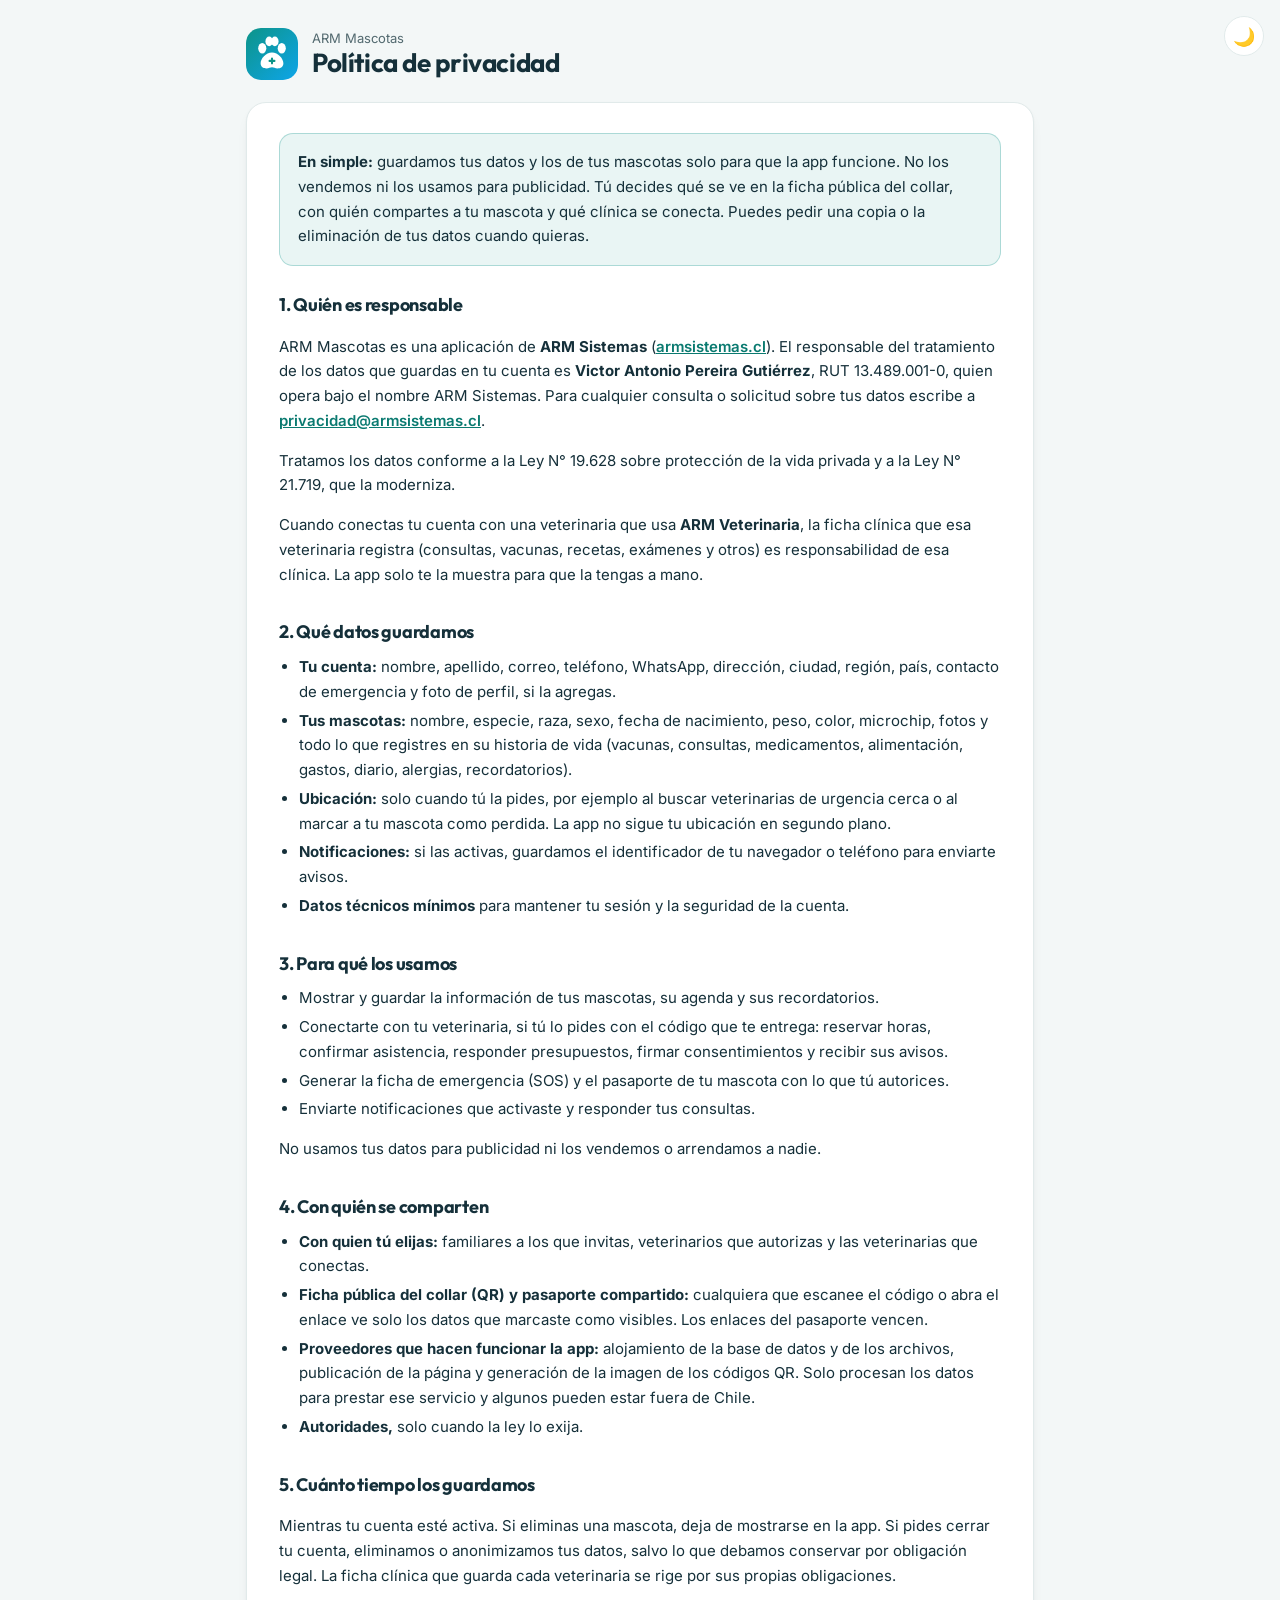
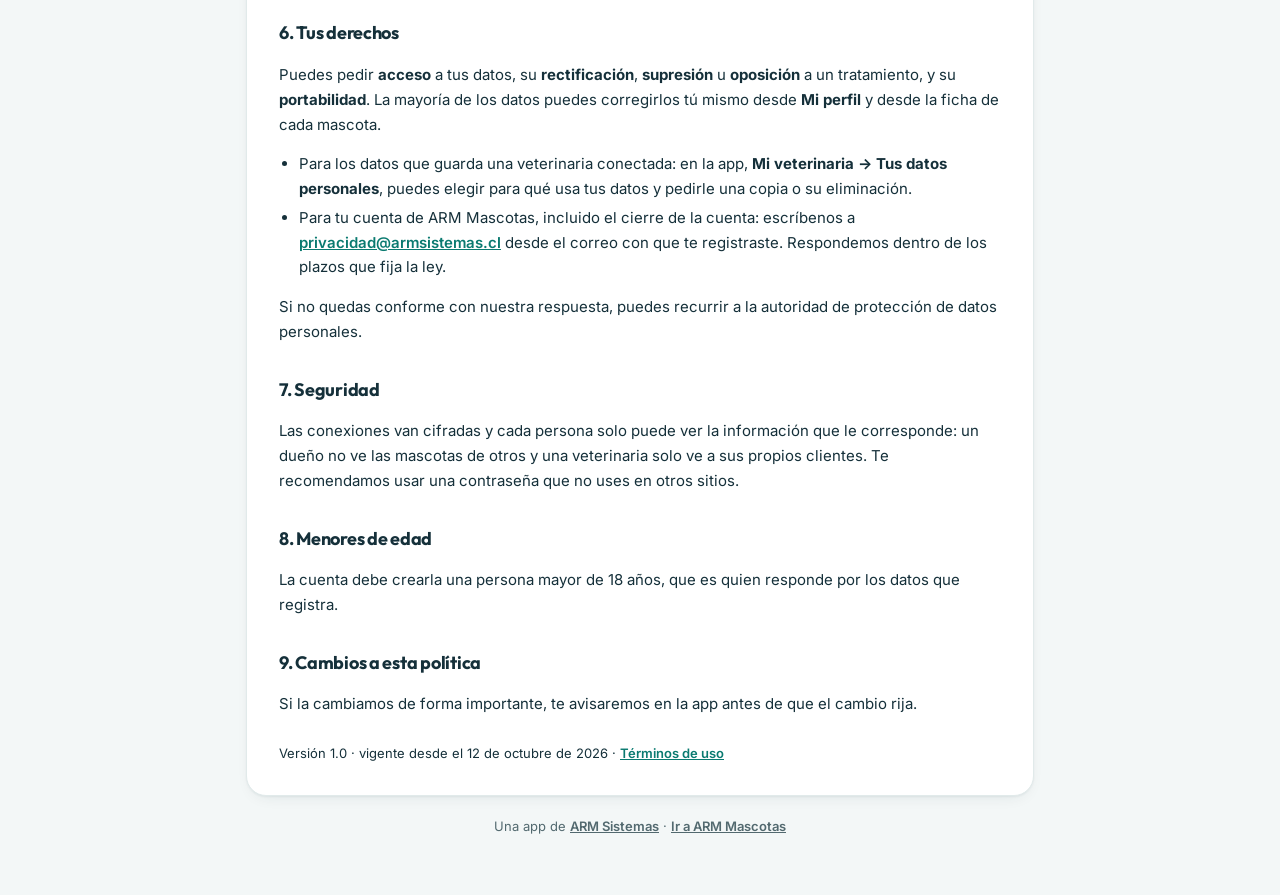
<file: privacidad.html>
<!DOCTYPE html>
<html lang="es">
<head>
    <meta charset="UTF-8">
    <meta name="viewport" content="width=device-width, initial-scale=1.0, viewport-fit=cover">
    <meta name="theme-color" content="#0d9488">
    <meta name="description" content="Política de privacidad de ARM Mascotas: qué datos guardamos, para qué, con quién se comparten y cómo ejercer tus derechos.">
    <title>Política de privacidad · ARM Mascotas</title>
    <link rel="icon" href="/icons/logo.svg" type="image/svg+xml">
    <link rel="preconnect" href="https://fonts.googleapis.com">
    <link rel="preconnect" href="https://fonts.gstatic.com" crossorigin>
    <link href="https://fonts.googleapis.com/css2?family=Inter:wght@400;500;600;700&family=Outfit:wght@500;600;700;800&display=swap" rel="stylesheet">
    <link rel="stylesheet" href="/login.css">
    <link rel="stylesheet" href="/legal.css">
</head>
<body>
    <button id="btnTema" class="btn-tema" type="button" aria-label="Cambiar tema" title="Cambiar tema">🌙</button>

    <main class="legal-wrap">
        <header class="legal-cabecera">
            <img src="/icons/logo.svg" alt="">
            <div>
                <p>ARM Mascotas</p>
                <h1>Política de privacidad</h1>
            </div>
        </header>

        <article class="legal-card">
            <div class="legal-resumen">
                <p><b>En simple:</b> guardamos tus datos y los de tus mascotas solo para que la app funcione. No los vendemos ni los usamos
                para publicidad. Tú decides qué se ve en la ficha pública del collar, con quién compartes a tu mascota y qué clínica se conecta.
                Puedes pedir una copia o la eliminación de tus datos cuando quieras.</p>
            </div>

            <h2>1. Quién es responsable</h2>
            <p>ARM Mascotas es una aplicación de <b>ARM Sistemas</b> (<a href="https://armsistemas.cl" rel="noopener">armsistemas.cl</a>).
            El responsable del tratamiento de los datos que guardas en tu cuenta es <b>Victor Antonio Pereira Gutiérrez</b>, RUT 13.489.001-0,
            quien opera bajo el nombre ARM Sistemas. Para cualquier consulta o solicitud sobre tus datos escribe a
            <a href="mailto:privacidad@armsistemas.cl">privacidad@armsistemas.cl</a>.</p>
            <p>Tratamos los datos conforme a la Ley N° 19.628 sobre protección de la vida privada y a la Ley N° 21.719, que la moderniza.</p>
            <p>Cuando conectas tu cuenta con una veterinaria que usa <b>ARM Veterinaria</b>, la ficha clínica que esa veterinaria registra (consultas,
            vacunas, recetas, exámenes y otros) es responsabilidad de esa clínica. La app solo te la muestra para que la tengas a mano.</p>

            <h2>2. Qué datos guardamos</h2>
            <ul>
                <li><b>Tu cuenta:</b> nombre, apellido, correo, teléfono, WhatsApp, dirección, ciudad, región, país, contacto de emergencia y foto de perfil, si la agregas.</li>
                <li><b>Tus mascotas:</b> nombre, especie, raza, sexo, fecha de nacimiento, peso, color, microchip, fotos y todo lo que registres en su historia de vida
                (vacunas, consultas, medicamentos, alimentación, gastos, diario, alergias, recordatorios).</li>
                <li><b>Ubicación:</b> solo cuando tú la pides, por ejemplo al buscar veterinarias de urgencia cerca o al marcar a tu mascota como perdida.
                La app no sigue tu ubicación en segundo plano.</li>
                <li><b>Notificaciones:</b> si las activas, guardamos el identificador de tu navegador o teléfono para enviarte avisos.</li>
                <li><b>Datos técnicos mínimos</b> para mantener tu sesión y la seguridad de la cuenta.</li>
            </ul>

            <h2>3. Para qué los usamos</h2>
            <ul>
                <li>Mostrar y guardar la información de tus mascotas, su agenda y sus recordatorios.</li>
                <li>Conectarte con tu veterinaria, si tú lo pides con el código que te entrega: reservar horas, confirmar asistencia, responder presupuestos,
                firmar consentimientos y recibir sus avisos.</li>
                <li>Generar la ficha de emergencia (SOS) y el pasaporte de tu mascota con lo que tú autorices.</li>
                <li>Enviarte notificaciones que activaste y responder tus consultas.</li>
            </ul>
            <p>No usamos tus datos para publicidad ni los vendemos o arrendamos a nadie.</p>

            <h2>4. Con quién se comparten</h2>
            <ul>
                <li><b>Con quien tú elijas:</b> familiares a los que invitas, veterinarios que autorizas y las veterinarias que conectas.</li>
                <li><b>Ficha pública del collar (QR) y pasaporte compartido:</b> cualquiera que escanee el código o abra el enlace ve solo los datos que marcaste
                como visibles. Los enlaces del pasaporte vencen.</li>
                <li><b>Proveedores que hacen funcionar la app:</b> alojamiento de la base de datos y de los archivos, publicación de la página y generación de la imagen
                de los códigos QR. Solo procesan los datos para prestar ese servicio y algunos pueden estar fuera de Chile.</li>
                <li><b>Autoridades,</b> solo cuando la ley lo exija.</li>
            </ul>

            <h2>5. Cuánto tiempo los guardamos</h2>
            <p>Mientras tu cuenta esté activa. Si eliminas una mascota, deja de mostrarse en la app. Si pides cerrar tu cuenta, eliminamos o anonimizamos tus datos,
            salvo lo que debamos conservar por obligación legal. La ficha clínica que guarda cada veterinaria se rige por sus propias obligaciones.</p>

            <h2>6. Tus derechos</h2>
            <p>Puedes pedir <b>acceso</b> a tus datos, su <b>rectificación</b>, <b>supresión</b> u <b>oposición</b> a un tratamiento, y su <b>portabilidad</b>.
            La mayoría de los datos puedes corregirlos tú mismo desde <b>Mi perfil</b> y desde la ficha de cada mascota.</p>
            <ul>
                <li>Para los datos que guarda una veterinaria conectada: en la app, <b>Mi veterinaria → Tus datos personales</b>, puedes elegir para qué usa tus datos
                y pedirle una copia o su eliminación.</li>
                <li>Para tu cuenta de ARM Mascotas, incluido el cierre de la cuenta: escríbenos a <a href="mailto:privacidad@armsistemas.cl">privacidad@armsistemas.cl</a>
                desde el correo con que te registraste. Respondemos dentro de los plazos que fija la ley.</li>
            </ul>
            <p>Si no quedas conforme con nuestra respuesta, puedes recurrir a la autoridad de protección de datos personales.</p>

            <h2>7. Seguridad</h2>
            <p>Las conexiones van cifradas y cada persona solo puede ver la información que le corresponde: un dueño no ve las mascotas de otros y una veterinaria
            solo ve a sus propios clientes. Te recomendamos usar una contraseña que no uses en otros sitios.</p>

            <h2>8. Menores de edad</h2>
            <p>La cuenta debe crearla una persona mayor de 18 años, que es quien responde por los datos que registra.</p>

            <h2>9. Cambios a esta política</h2>
            <p>Si la cambiamos de forma importante, te avisaremos en la app antes de que el cambio rija.</p>

            <p class="legal-version">Versión 1.0 · vigente desde el 12 de octubre de 2026 · <a href="/terminos.html">Términos de uso</a></p>
        </article>

        <p class="legal-pie">Una app de <a href="https://armsistemas.cl" rel="noopener">ARM Sistemas</a> · <a href="/index.html">Ir a ARM Mascotas</a></p>
    </main>

    <script src="/utils.js"></script>
    <script>Utils.inicializarTema(document.getElementById('btnTema'));</script>
</body>
</html>
</file>
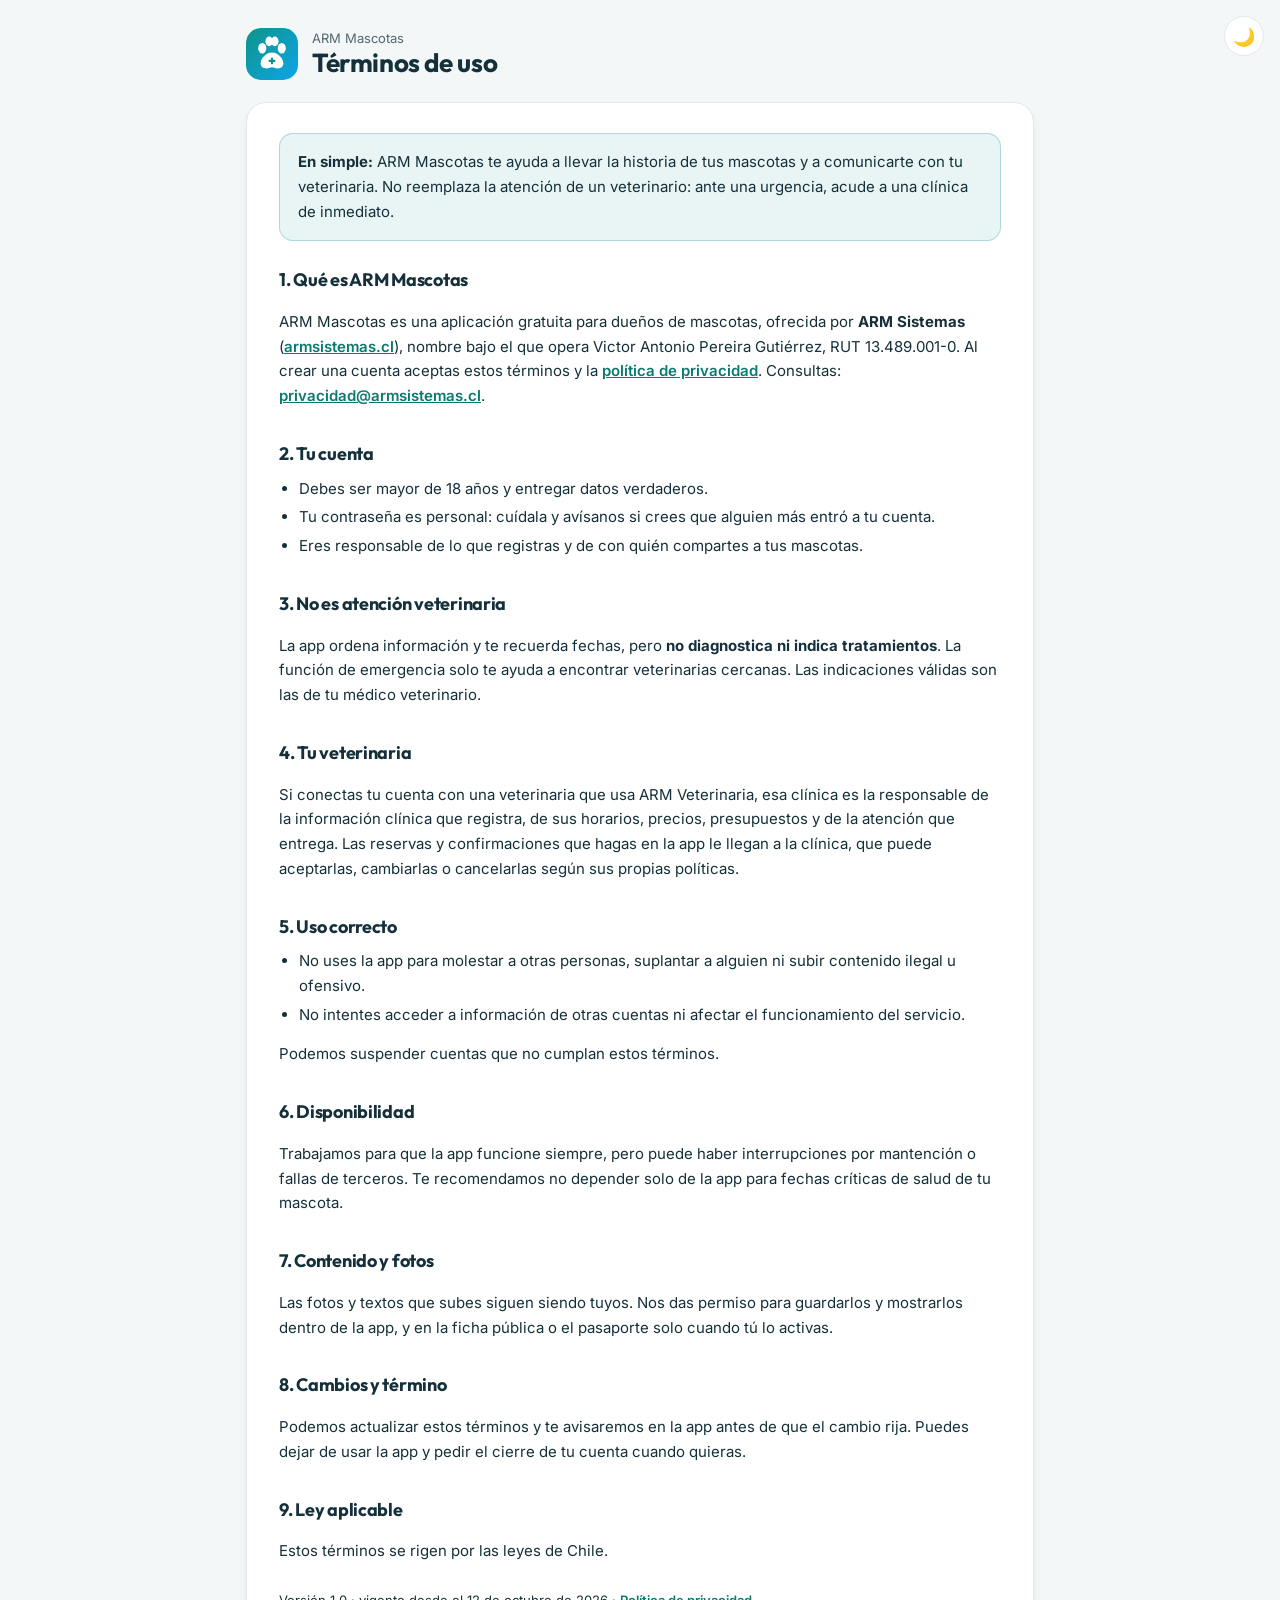
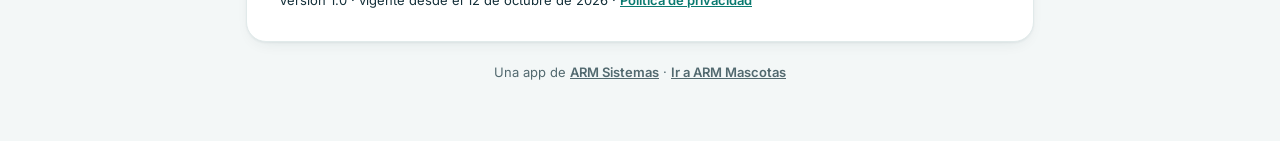
<file: terminos.html>
<!DOCTYPE html>
<html lang="es">
<head>
    <meta charset="UTF-8">
    <meta name="viewport" content="width=device-width, initial-scale=1.0, viewport-fit=cover">
    <meta name="theme-color" content="#0d9488">
    <meta name="description" content="Términos de uso de ARM Mascotas.">
    <title>Términos de uso · ARM Mascotas</title>
    <link rel="icon" href="/icons/logo.svg" type="image/svg+xml">
    <link rel="preconnect" href="https://fonts.googleapis.com">
    <link rel="preconnect" href="https://fonts.gstatic.com" crossorigin>
    <link href="https://fonts.googleapis.com/css2?family=Inter:wght@400;500;600;700&family=Outfit:wght@500;600;700;800&display=swap" rel="stylesheet">
    <link rel="stylesheet" href="/login.css">
    <link rel="stylesheet" href="/legal.css">
</head>
<body>
    <button id="btnTema" class="btn-tema" type="button" aria-label="Cambiar tema" title="Cambiar tema">🌙</button>

    <main class="legal-wrap">
        <header class="legal-cabecera">
            <img src="/icons/logo.svg" alt="">
            <div>
                <p>ARM Mascotas</p>
                <h1>Términos de uso</h1>
            </div>
        </header>

        <article class="legal-card">
            <div class="legal-resumen">
                <p><b>En simple:</b> ARM Mascotas te ayuda a llevar la historia de tus mascotas y a comunicarte con tu veterinaria.
                No reemplaza la atención de un veterinario: ante una urgencia, acude a una clínica de inmediato.</p>
            </div>

            <h2>1. Qué es ARM Mascotas</h2>
            <p>ARM Mascotas es una aplicación gratuita para dueños de mascotas, ofrecida por <b>ARM Sistemas</b>
            (<a href="https://armsistemas.cl" rel="noopener">armsistemas.cl</a>), nombre bajo el que opera Victor Antonio Pereira Gutiérrez,
            RUT 13.489.001-0. Al crear una cuenta aceptas estos términos y la <a href="/privacidad.html">política de privacidad</a>.
            Consultas: <a href="mailto:privacidad@armsistemas.cl">privacidad@armsistemas.cl</a>.</p>

            <h2>2. Tu cuenta</h2>
            <ul>
                <li>Debes ser mayor de 18 años y entregar datos verdaderos.</li>
                <li>Tu contraseña es personal: cuídala y avísanos si crees que alguien más entró a tu cuenta.</li>
                <li>Eres responsable de lo que registras y de con quién compartes a tus mascotas.</li>
            </ul>

            <h2>3. No es atención veterinaria</h2>
            <p>La app ordena información y te recuerda fechas, pero <b>no diagnostica ni indica tratamientos</b>. La función de emergencia solo te ayuda a encontrar
            veterinarias cercanas. Las indicaciones válidas son las de tu médico veterinario.</p>

            <h2>4. Tu veterinaria</h2>
            <p>Si conectas tu cuenta con una veterinaria que usa ARM Veterinaria, esa clínica es la responsable de la información clínica que registra, de sus horarios,
            precios, presupuestos y de la atención que entrega. Las reservas y confirmaciones que hagas en la app le llegan a la clínica, que puede aceptarlas,
            cambiarlas o cancelarlas según sus propias políticas.</p>

            <h2>5. Uso correcto</h2>
            <ul>
                <li>No uses la app para molestar a otras personas, suplantar a alguien ni subir contenido ilegal u ofensivo.</li>
                <li>No intentes acceder a información de otras cuentas ni afectar el funcionamiento del servicio.</li>
            </ul>
            <p>Podemos suspender cuentas que no cumplan estos términos.</p>

            <h2>6. Disponibilidad</h2>
            <p>Trabajamos para que la app funcione siempre, pero puede haber interrupciones por mantención o fallas de terceros. Te recomendamos no depender
            solo de la app para fechas críticas de salud de tu mascota.</p>

            <h2>7. Contenido y fotos</h2>
            <p>Las fotos y textos que subes siguen siendo tuyos. Nos das permiso para guardarlos y mostrarlos dentro de la app, y en la ficha pública o el pasaporte
            solo cuando tú lo activas.</p>

            <h2>8. Cambios y término</h2>
            <p>Podemos actualizar estos términos y te avisaremos en la app antes de que el cambio rija. Puedes dejar de usar la app y pedir el cierre de tu cuenta cuando quieras.</p>

            <h2>9. Ley aplicable</h2>
            <p>Estos términos se rigen por las leyes de Chile.</p>

            <p class="legal-version">Versión 1.0 · vigente desde el 12 de octubre de 2026 · <a href="/privacidad.html">Política de privacidad</a></p>
        </article>

        <p class="legal-pie">Una app de <a href="https://armsistemas.cl" rel="noopener">ARM Sistemas</a> · <a href="/index.html">Ir a ARM Mascotas</a></p>
    </main>

    <script src="/utils.js"></script>
    <script>Utils.inicializarTema(document.getElementById('btnTema'));</script>
</body>
</html>
</file>
<file: login.css>
/* ================================================================
   LOGIN.CSS — Pantalla de acceso (también usada como base visual
   de registro.html vía registro.css, que reutiliza estas variables)
   ================================================================ */

:root {
    /* Marca: teal → celeste, igual que la landing de ARM Veterinaria.
       El coral queda para acentos puntuales (nunca para botones). */
    --color-primario: #0d9488;
    --color-primario-oscuro: #0a7a70;   /* botones y texto sobre fondo claro: contraste AA con blanco */
    --color-secundario: #0ea5e9;
    --color-acento: #f2734f;
    --color-fondo: #f3f7f7;
    --color-superficie: #ffffff;
    --color-texto: #15303a;
    --color-texto-suave: #52696f;
    --color-borde: #e1eaea;
    --color-error: #d64545;
    --color-exito: #16a34a;
    --degradado: linear-gradient(135deg, #0d9488 0%, #0ea5e9 100%);
    --sombra-card: 0 1px 2px rgba(21, 48, 58, 0.05), 0 18px 48px -18px rgba(21, 48, 58, 0.28);
    --sombra-sm: 0 1px 2px rgba(21, 48, 58, 0.05), 0 6px 18px -10px rgba(21, 48, 58, 0.16);
    --sombra-md: 0 1px 2px rgba(21, 48, 58, 0.06), 0 14px 32px -14px rgba(21, 48, 58, 0.24);
    --anillo-foco: 0 0 0 3px rgba(13, 148, 136, 0.22);
    --radio: 18px;
    --radio-sm: 12px;
    --font: "Inter", ui-sans-serif, system-ui, -apple-system, "Segoe UI", Roboto, sans-serif;
    --font-display: "Outfit", "Inter", ui-sans-serif, system-ui, sans-serif;
    color-scheme: light;
}

:root[data-theme="dark"] {
    --color-fondo: #0b1a1f;
    --color-superficie: #12272e;
    --color-texto: #eaf3f4;
    --color-texto-suave: #9db3b9;
    --color-borde: #223d46;
    --color-primario-oscuro: #14a597;
    --sombra-card: 0 1px 2px rgba(0, 0, 0, 0.4), 0 18px 48px -18px rgba(0, 0, 0, 0.7);
    --sombra-sm: 0 1px 2px rgba(0, 0, 0, 0.35), 0 6px 18px -10px rgba(0, 0, 0, 0.6);
    --sombra-md: 0 1px 2px rgba(0, 0, 0, 0.4), 0 14px 32px -14px rgba(0, 0, 0, 0.65);
    --anillo-foco: 0 0 0 3px rgba(45, 212, 191, 0.28);
    color-scheme: dark;
}

@media (prefers-color-scheme: dark) {
    :root:not([data-theme="light"]) {
        --color-fondo: #0b1a1f;
        --color-superficie: #12272e;
        --color-texto: #eaf3f4;
        --color-texto-suave: #9db3b9;
        --color-borde: #223d46;
        --color-primario-oscuro: #14a597;
        --sombra-card: 0 1px 2px rgba(0, 0, 0, 0.4), 0 18px 48px -18px rgba(0, 0, 0, 0.7);
        --sombra-sm: 0 1px 2px rgba(0, 0, 0, 0.35), 0 6px 18px -10px rgba(0, 0, 0, 0.6);
        --sombra-md: 0 1px 2px rgba(0, 0, 0, 0.4), 0 14px 32px -14px rgba(0, 0, 0, 0.65);
        --anillo-foco: 0 0 0 3px rgba(45, 212, 191, 0.28);
        color-scheme: dark;
    }
}

* { box-sizing: border-box; }

/* El atributo hidden debe ganar siempre, incluso sobre clases que ya
   fijan su propio display (ej. .app-shell{display:grid}) — por
   cascada CSS, una regla de autor con display gana sobre la regla
   [hidden]{display:none} del user-agent aunque tenga menos
   especificidad, así que hay que forzarlo explícitamente aquí. */
[hidden] { display: none !important; }

body {
    margin: 0;
    font-family: var(--font);
    -webkit-font-smoothing: antialiased;
    text-rendering: optimizeLegibility;
    background: var(--color-fondo);
    color: var(--color-texto);
    min-height: 100vh;
    transition: background 0.25s ease, color 0.25s ease;
}

h1, h2, h3, h4 { font-family: var(--font-display); letter-spacing: -0.015em; }
button, input, select, textarea { font-family: inherit; }

.btn-tema {
    position: fixed;
    top: 16px;
    right: 16px;
    z-index: 20;
    width: 40px;
    height: 40px;
    border-radius: 50%;
    border: 1px solid var(--color-borde);
    background: var(--color-superficie);
    color: var(--color-texto);
    font-size: 18px;
    cursor: pointer;
    display: flex;
    align-items: center;
    justify-content: center;
}

.login-wrapper {
    min-height: 100vh;
    display: grid;
    grid-template-columns: 1fr 1fr;
}

.brand-panel {
    position: relative;
    overflow: hidden;
    background:
        radial-gradient(circle at 12% 8%, rgba(255, 255, 255, 0.16), transparent 42%),
        radial-gradient(circle at 92% 96%, rgba(242, 115, 79, 0.28), transparent 46%),
        var(--degradado);
    color: #fff;
    display: flex;
    flex-direction: column;
    justify-content: space-between;
    padding: 56px;
}

.brand-content { margin-top: 12vh; position: relative; z-index: 1; }
.brand-footer { position: relative; z-index: 1; }
.brand-logo { font-size: 48px; line-height: 1; }
.brand-logo img { width: 68px; height: 68px; border-radius: 20px; display: block; box-shadow: 0 12px 28px -10px rgba(0, 0, 0, 0.35); }
.brand-title { font-size: 44px; line-height: 1.05; margin: 22px 0 12px; font-weight: 800; letter-spacing: -0.03em; }
.brand-sub { font-size: 16px; opacity: 0.9; margin: 0 0 24px; line-height: 1.5; }
.brand-tags { display: flex; gap: 8px; flex-wrap: wrap; }
.tag {
    background: rgba(255,255,255,0.16);
    border: 1px solid rgba(255,255,255,0.24);
    -webkit-backdrop-filter: blur(6px);
    backdrop-filter: blur(6px);
    border-radius: 999px;
    padding: 6px 14px;
    font-size: 13px;
    font-weight: 600;
}
.brand-footer { font-size: 13px; opacity: 0.75; display: flex; flex-direction: column; gap: 4px; }
.brand-arm-link {
    color: inherit;
    text-decoration: none;
    opacity: 0.75;
    font-size: 12px;
    letter-spacing: 0.01em;
    transition: opacity 0.2s ease;
}
.brand-arm-link:hover { opacity: 1; text-decoration: underline; }

/* En pantallas angostas, el panel de marca pasa a ser una franja
   delgada arriba (logo + nombre en línea) en vez de un bloque grande
   sin información funcional; el formulario pasa a ser lo principal. */
@media (max-width: 860px) {
    .login-wrapper { grid-template-columns: 1fr; grid-template-rows: auto 1fr; }

    .brand-panel {
        flex-direction: row;
        align-items: center;
        gap: 12px;
        padding: 16px 20px;
    }
    .brand-content {
        margin-top: 0;
        display: flex;
        align-items: center;
        gap: 12px;
    }
    .brand-logo { font-size: 26px; }
    .brand-logo img { width: 36px; height: 36px; border-radius: 11px; box-shadow: none; }
    .brand-title { font-size: 19px; margin: 0; }
    .brand-title br { display: none; }
    .brand-sub, .brand-tags, .brand-footer { display: none; }
}

.form-panel {
    display: flex;
    align-items: center;
    justify-content: center;
    padding: 32px;
}

.form-card {
    width: 100%;
    max-width: 400px;
    background: var(--color-superficie);
    border: 1px solid var(--color-borde);
    border-radius: 22px;
    padding: 38px 32px;
    box-shadow: var(--sombra-card);
}

.form-header h2 { margin: 0 0 4px; font-size: 26px; font-weight: 700; }
.form-header p { margin: 0 0 28px; color: var(--color-texto-suave); font-size: 14px; }

.field-group { margin-bottom: 18px; }
.field-group label { display: block; font-size: 13px; font-weight: 600; margin-bottom: 6px; }

.input-wrap {
    display: flex;
    align-items: center;
    gap: 8px;
    border: 1px solid var(--color-borde);
    border-radius: var(--radio-sm);
    padding: 0 12px;
    background: var(--color-fondo);
    transition: border-color 0.15s ease, box-shadow 0.15s ease, background 0.15s ease;
}
.input-wrap:focus-within { border-color: var(--color-primario); box-shadow: var(--anillo-foco); background: var(--color-superficie); }
.input-icon { width: 18px; height: 18px; color: var(--color-texto-suave); flex-shrink: 0; }

.input-wrap input, .input-wrap select {
    border: none;
    background: transparent;
    outline: none;
    padding: 13px 4px;
    font-size: 15px;
    color: var(--color-texto);
    width: 100%;
    font-family: inherit;
}

/* La lista desplegable de <option> la dibuja el sistema operativo, no
   la app — sin esto, algunos navegadores la muestran siempre en
   blanco con texto claro sobre fondo claro en modo oscuro. */
.input-wrap select option {
    background-color: var(--color-superficie);
    color: var(--color-texto);
}

/* El navegador fuerza un fondo propio (blanco/amarillo) en campos con
   autocompletado, ignorando el tema — se sobreescribe con el truco del
   box-shadow interno para que respete los colores de la app. */
.input-wrap input:-webkit-autofill,
.input-wrap input:-webkit-autofill:hover,
.input-wrap input:-webkit-autofill:focus,
.input-wrap input:-webkit-autofill:active {
    -webkit-text-fill-color: var(--color-texto);
    -webkit-box-shadow: 0 0 0 1000px var(--color-fondo) inset;
    box-shadow: 0 0 0 1000px var(--color-fondo) inset;
    transition: background-color 9999s ease-in-out 0s;
}
.input-wrap input:autofill {
    background-color: var(--color-fondo);
    color: var(--color-texto);
}

.form-inline-link { margin: 6px 0 0; text-align: right; font-size: 12px; }
.form-inline-link a { color: var(--color-primario-oscuro); text-decoration: none; font-weight: 600; }

.field-error {
    display: block;
    min-height: 16px;
    color: var(--color-error);
    font-size: 12px;
    margin-top: 4px;
}

.field-msg {
    font-size: 13px;
    min-height: 0;
    margin-bottom: 4px;
}
.field-msg.msg-error { color: var(--color-error); margin-bottom: 12px; }
.field-msg.msg-exito { color: var(--color-exito); margin-bottom: 12px; }

.btn-primario {
    width: 100%;
    padding: 13px 18px;
    border: none;
    border-radius: var(--radio-sm);
    background: var(--color-primario-oscuro);
    color: #fff;
    font-size: 15px;
    font-weight: 600;
    cursor: pointer;
    box-shadow: 0 8px 18px -10px var(--color-primario-oscuro);
    transition: transform 0.1s ease, box-shadow 0.15s ease, filter 0.15s ease;
}
.btn-primario:hover { filter: brightness(1.08); box-shadow: 0 10px 22px -10px var(--color-primario-oscuro); }
.btn-primario:focus-visible { outline: none; box-shadow: var(--anillo-foco); }
.btn-primario:active { transform: scale(0.98); }
.btn-primario:disabled { opacity: 0.7; cursor: default; transform: none; }

.form-footer-link {
    text-align: center;
    font-size: 13px;
    color: var(--color-texto-suave);
    margin: 18px 0 0;
}
.form-footer-link a { color: var(--color-primario-oscuro); text-decoration: none; font-weight: 600; }
.form-footer-link a:hover { text-decoration: underline; }

/* ── Selector de apps (actualizar-password.html) ──────────────────
   Este proyecto es el punto neutro de recuperación de contraseña
   para varias apps que comparten el mismo Supabase: acá el usuario
   elige a cuál volver una vez que ya cambió la contraseña. ────── */
.panel-apps { margin-top: 18px; }
.panel-apps-titulo {
    font-size: 13px;
    color: var(--color-texto-suave);
    margin: 0 0 10px;
    text-align: center;
}
.lista-apps {
    display: flex;
    flex-direction: column;
    gap: 8px;
}
.btn-app {
    display: block;
    text-align: center;
    padding: 11px;
    border-radius: 10px;
    font-size: 14px;
    font-weight: 600;
    text-decoration: none;
    border: 1px solid var(--color-borde);
    color: var(--color-texto);
    background: var(--color-superficie);
    transition: background 0.15s ease, border-color 0.15s ease;
}
.btn-app:hover { border-color: var(--color-primario); }
.btn-app-primario {
    background: var(--color-primario-oscuro);
    border-color: var(--color-primario-oscuro);
    color: #fff;
}
.btn-app-primario:hover { filter: brightness(1.08); }

/* ── Layout de formularios de varias secciones (reutilizado por
   registro.html y los módulos de app.html: perfil, mascota) ────── */
.seccion-titulo {
    font-size: 12px;
    font-weight: 700;
    text-transform: uppercase;
    letter-spacing: 0.08em;
    color: var(--color-primario-oscuro);
    margin: 28px 0 14px;
    border-bottom: 1px solid var(--color-borde);
    padding-bottom: 6px;
}
.seccion-titulo:first-of-type { margin-top: 0; }

.grid-2 {
    display: grid;
    grid-template-columns: 1fr 1fr;
    gap: 0 16px;
}
@media (max-width: 560px) {
    .grid-2 { grid-template-columns: 1fr; }
}

.field-ancho-completo { grid-column: 1 / -1; }

/* ── Toasts (usados también por app.css/registro.css) ─────────── */
.toast-contenedor {
    position: fixed;
    bottom: 20px;
    right: 20px;
    z-index: 100;
    display: flex;
    flex-direction: column;
    gap: 8px;
}
.toast {
    background: var(--color-superficie);
    color: var(--color-texto);
    border: 1px solid var(--color-borde);
    border-left: 4px solid var(--color-primario);
    border-radius: var(--radio-sm);
    padding: 12px 16px;
    font-size: 13px;
    box-shadow: var(--sombra-card);
    opacity: 0;
    transform: translateY(8px);
    transition: opacity 0.25s ease, transform 0.25s ease;
    max-width: 320px;
}
.toast-visible { opacity: 1; transform: translateY(0); }
.toast-error { border-left-color: var(--color-error); }
.toast-exito { border-left-color: var(--color-exito); }
</file>
<file: legal.css>
/* ================================================================
   LEGAL.CSS — Política de privacidad y términos de uso
   (privacidad.html, terminos.html). Usa las variables de login.css.
   ================================================================ */

body { background: var(--color-fondo); }

.legal-wrap { max-width: 820px; margin: 0 auto; padding: calc(28px + env(safe-area-inset-top)) 16px calc(48px + env(safe-area-inset-bottom)); }
.legal-cabecera { display: flex; align-items: center; gap: 14px; margin-bottom: 22px; }
.legal-cabecera img { width: 52px; height: 52px; border-radius: 15px; }
.legal-cabecera p { margin: 0; font-size: 13px; color: var(--color-texto-suave); }
.legal-cabecera h1 { margin: 2px 0 0; font-size: 26px; line-height: 1.15; }

.legal-card {
    background: var(--color-superficie);
    border: 1px solid var(--color-borde);
    border-radius: 20px;
    box-shadow: var(--sombra-sm);
    padding: 30px 32px;
    font-size: 15px;
    line-height: 1.65;
}
.legal-card h2 { font-size: 18px; margin: 30px 0 8px; }
.legal-card h2:first-of-type { margin-top: 0; }
.legal-card p, .legal-card li { color: var(--color-texto); }
.legal-card ul { padding-left: 20px; margin: 8px 0; }
.legal-card li { margin: 4px 0; }
.legal-card a { color: var(--color-primario-oscuro); font-weight: 600; }
:root[data-theme="dark"] .legal-card a { color: var(--color-primario); }
.legal-resumen {
    margin: 0 0 24px;
    padding: 16px 18px;
    border-radius: 14px;
    background: color-mix(in srgb, var(--color-primario) 9%, transparent);
    border: 1px solid color-mix(in srgb, var(--color-primario) 28%, transparent);
}
.legal-resumen p { margin: 0; }
.legal-version { margin: 26px 0 0; font-size: 13px; color: var(--color-texto-suave); }
.legal-pie { margin-top: 22px; text-align: center; font-size: 13px; color: var(--color-texto-suave); }
.legal-pie a { color: inherit; font-weight: 600; }

@media (max-width: 560px) {
    .legal-card { padding: 22px 18px; font-size: 14px; }
    .legal-cabecera h1 { font-size: 22px; }
}
</file>
